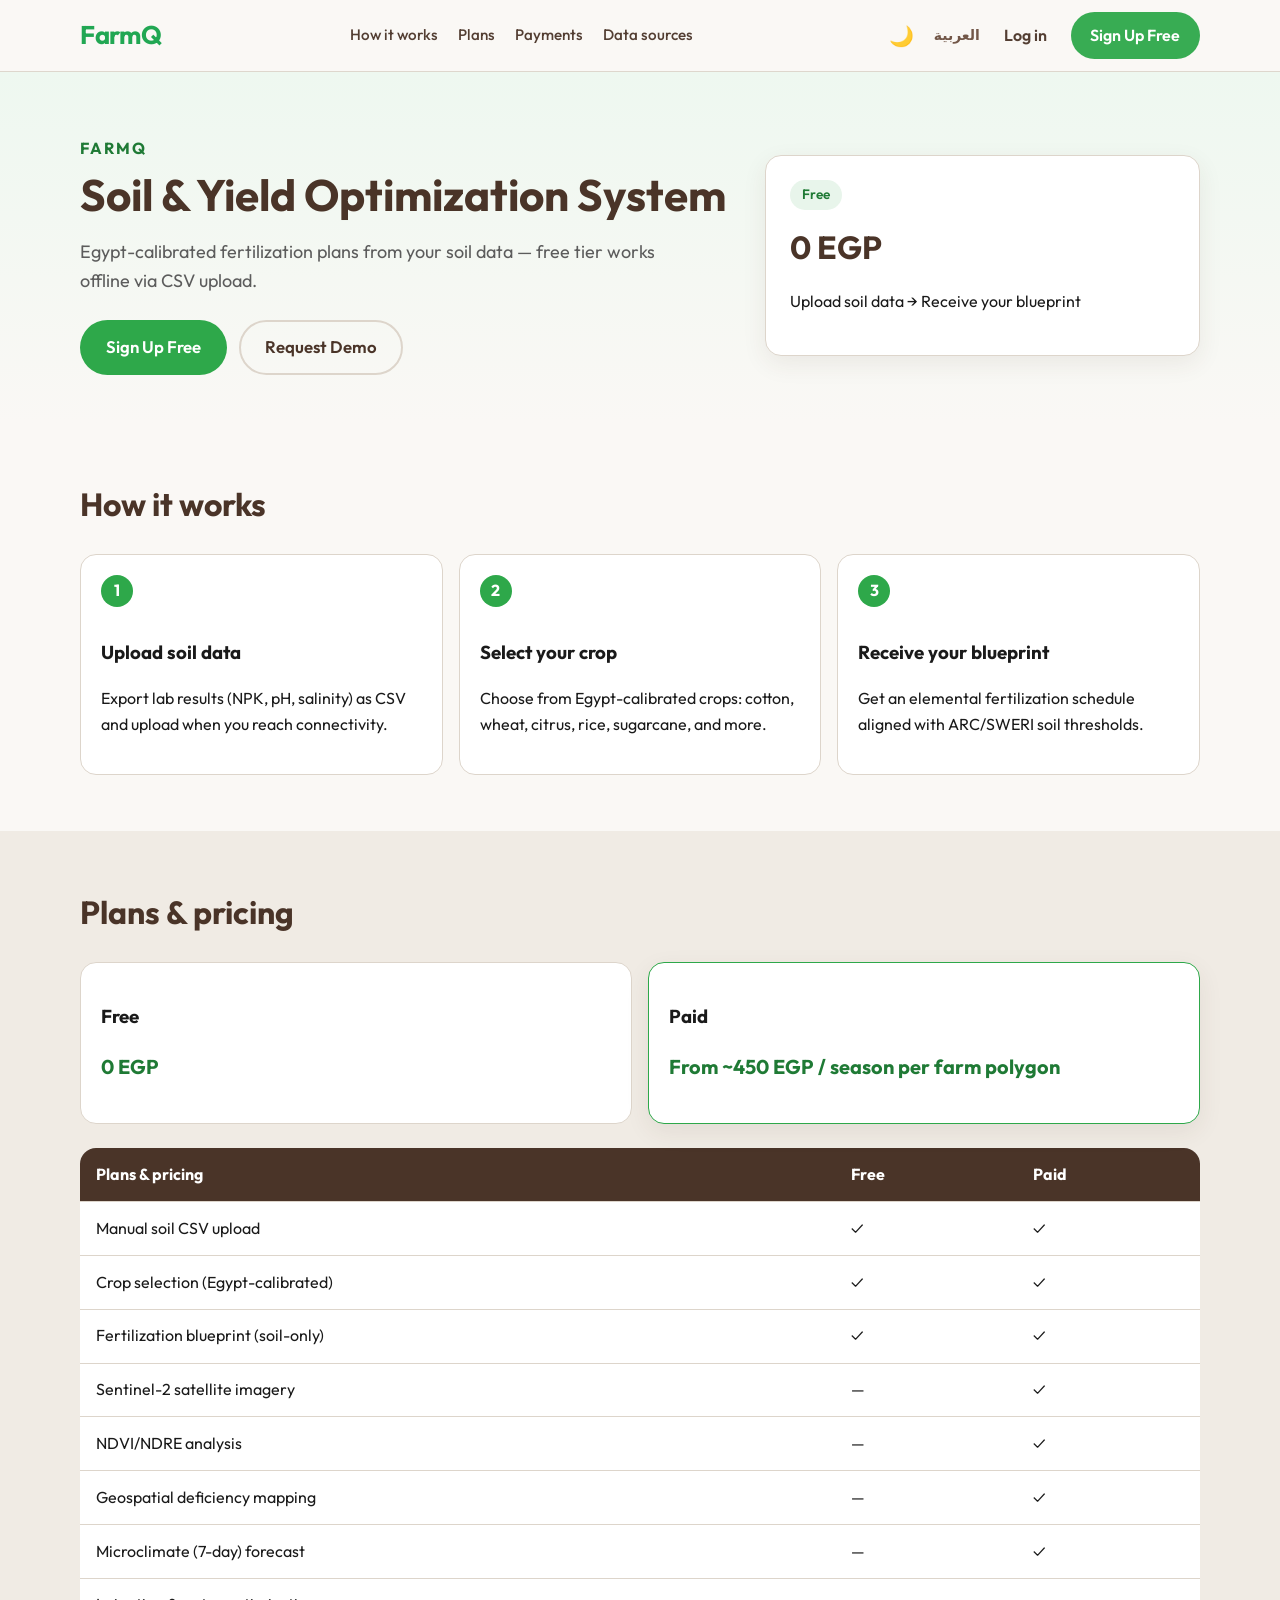
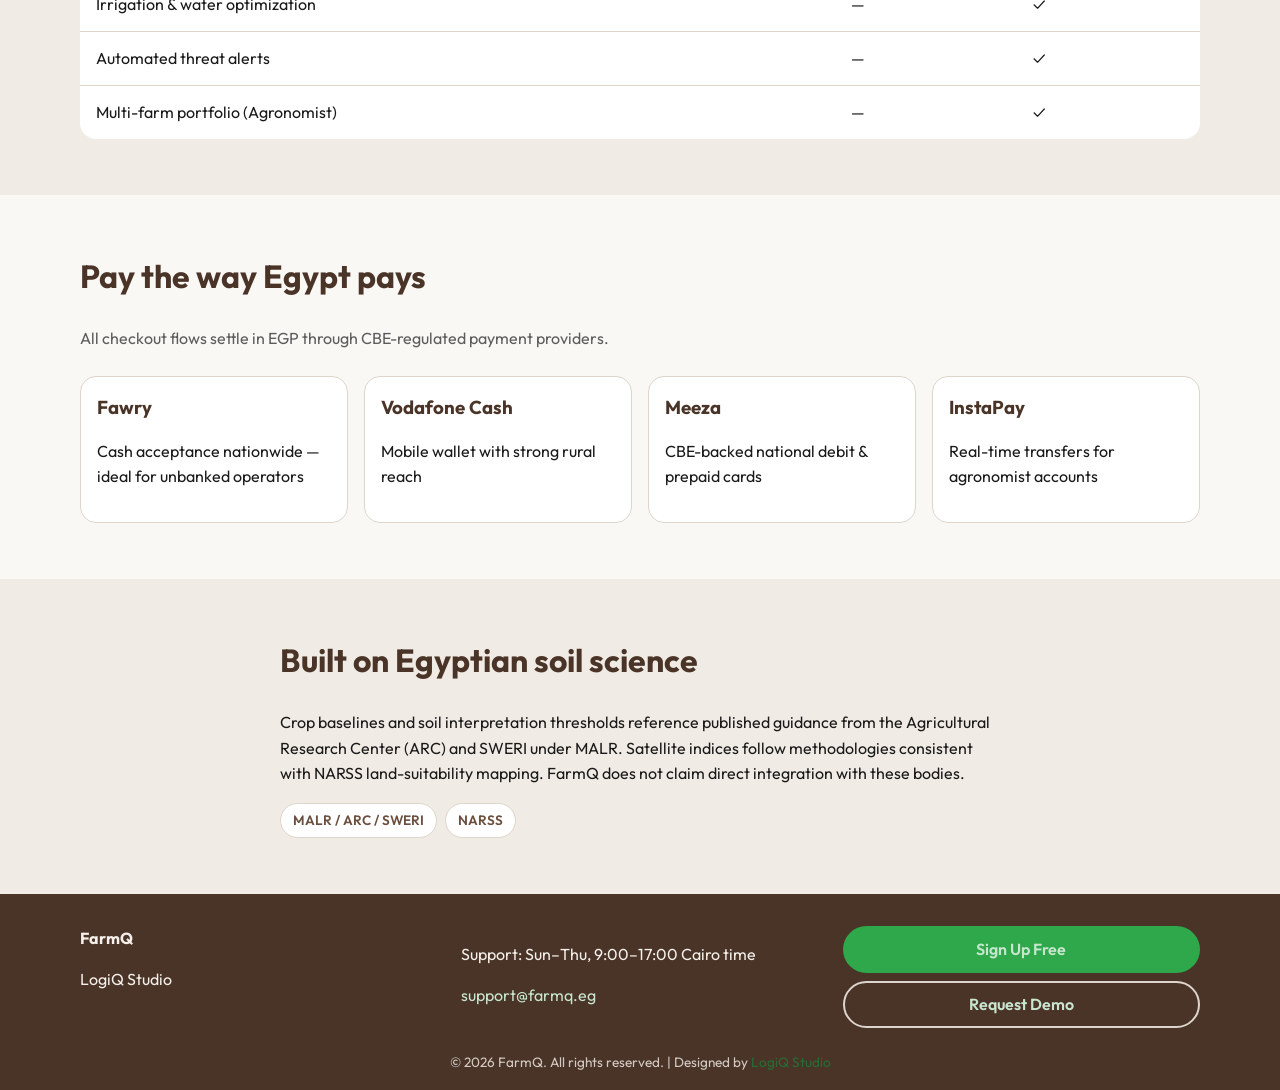
<file: docs/index.html>
<!DOCTYPE html>
<html lang="en" dir="ltr">
<head>
    <meta charset="UTF-8">
    <meta name="viewport" content="width=device-width, initial-scale=1.0">
    <title>FarmQ — Soil &amp; Yield Optimization for Egyptian Farms</title>
    <link rel="preconnect" href="https://fonts.googleapis.com">
    <link rel="preconnect" href="https://fonts.gstatic.com" crossorigin>
    <link href="https://fonts.googleapis.com/css2?family=Cairo:wght@400;500;600;700&family=Outfit:wght@400;500;600;700&display=swap" rel="stylesheet">
    <link rel="stylesheet" href="assets/css/app.css">
    <script>
        var theme = localStorage.getItem('theme');
        if (theme) {
            document.documentElement.setAttribute('data-theme', theme);
        } else if (window.matchMedia && window.matchMedia('(prefers-color-scheme: dark)').matches) {
            document.documentElement.setAttribute('data-theme', 'dark');
        }
    </script>
</head>
<body class="app-body">
    <div id="connectivity-banner" class="connectivity-banner connectivity-online" hidden
         data-online="Back online"
         data-offline="You are offline — upload and save when connected"
         data-slow="Slow connection — uploads may take longer"></div>
    <header class="site-header">
    <div class="container header-inner">
        <a href="index.html" class="brand">
            <span class="brand-wordmark">FarmQ</span>
        </a>
        <button type="button" class="nav-toggle" data-nav-toggle aria-controls="site-nav" aria-expanded="false" aria-label="Menu">
            <span></span><span></span><span></span>
        </button>
        <nav class="nav" id="site-nav" aria-label="Primary">
            <a href="#how-it-works">How it works</a>
            <a href="#plans">Plans</a>
            <a href="#payments">Payments</a>
            <a href="#credibility">Data sources</a>
        </nav>
        <div class="header-actions">
            <button id="theme-toggle" class="theme-toggle" aria-label="Toggle Dark Mode">
                <span class="theme-icon">🌙</span>
            </button>
            <a href="ar.html" class="lang-toggle">العربية</a>
            <a href="https://github.com/abdelrahman-ah1/FarmQ" class="btn btn-ghost" target="_blank" rel="noopener">Log in</a>
            <a href="https://github.com/abdelrahman-ah1/FarmQ" class="btn btn-primary" target="_blank" rel="noopener">Sign Up Free</a>
        </div>
    </div>
</header>

<main>
    <section class="hero">
        <div class="container hero-grid">
            <div class="hero-copy">
                <p class="eyebrow">FarmQ</p>
                <h1>Soil &amp; Yield Optimization System</h1>
                <p class="lead">Egypt-calibrated fertilization plans from your soil data — free tier works offline via CSV upload.</p>
                <div class="hero-cta">
                    <a href="https://github.com/abdelrahman-ah1/FarmQ" class="btn btn-primary btn-lg" target="_blank" rel="noopener">Sign Up Free</a>
                    <a href="https://github.com/abdelrahman-ah1/FarmQ" class="btn btn-secondary btn-lg" target="_blank" rel="noopener">Request Demo</a>
                </div>
            </div>
            <div class="hero-visual">
                <div class="hero-card">
                    <span class="hero-card-label">Free</span>
                    <strong>0 EGP</strong>
                    <p>Upload soil data → Receive your blueprint</p>
                </div>
            </div>
        </div>
    </section>

    <section id="how-it-works" class="section">
        <div class="container">
            <h2>How it works</h2>
            <div class="steps-grid">
                                <article class="step-card">
                    <span class="step-num">1</span>
                    <h3>Upload soil data</h3>
                    <p>Export lab results (NPK, pH, salinity) as CSV and upload when you reach connectivity.</p>
                </article>
                                <article class="step-card">
                    <span class="step-num">2</span>
                    <h3>Select your crop</h3>
                    <p>Choose from Egypt-calibrated crops: cotton, wheat, citrus, rice, sugarcane, and more.</p>
                </article>
                                <article class="step-card">
                    <span class="step-num">3</span>
                    <h3>Receive your blueprint</h3>
                    <p>Get an elemental fertilization schedule aligned with ARC/SWERI soil thresholds.</p>
                </article>
                            </div>
        </div>
    </section>

    <section id="plans" class="section section-alt">
        <div class="container">
            <h2>Plans &amp; pricing</h2>
            <div class="plan-prices">
                <div class="plan-price-card">
                    <h3>Free</h3>
                    <p class="price">0 EGP</p>
                </div>
                <div class="plan-price-card plan-price-card--paid">
                    <h3>Paid</h3>
                    <p class="price">From ~450 EGP / season per farm polygon</p>
                </div>
            </div>
            <div class="table-wrap">
                <table class="plan-table">
                    <thead>
                        <tr>
                            <th>Plans &amp; pricing</th>
                            <th>Free</th>
                            <th>Paid</th>
                        </tr>
                    </thead>
                    <tbody>
                                                <tr>
                            <td>Manual soil CSV upload</td>
                            <td>✓</td>
                            <td>✓</td>
                        </tr>
                                                <tr>
                            <td>Crop selection (Egypt-calibrated)</td>
                            <td>✓</td>
                            <td>✓</td>
                        </tr>
                                                <tr>
                            <td>Fertilization blueprint (soil-only)</td>
                            <td>✓</td>
                            <td>✓</td>
                        </tr>
                                                <tr>
                            <td>Sentinel-2 satellite imagery</td>
                            <td>—</td>
                            <td>✓</td>
                        </tr>
                                                <tr>
                            <td>NDVI/NDRE analysis</td>
                            <td>—</td>
                            <td>✓</td>
                        </tr>
                                                <tr>
                            <td>Geospatial deficiency mapping</td>
                            <td>—</td>
                            <td>✓</td>
                        </tr>
                                                <tr>
                            <td>Microclimate (7-day) forecast</td>
                            <td>—</td>
                            <td>✓</td>
                        </tr>
                                                <tr>
                            <td>Irrigation &amp; water optimization</td>
                            <td>—</td>
                            <td>✓</td>
                        </tr>
                                                <tr>
                            <td>Automated threat alerts</td>
                            <td>—</td>
                            <td>✓</td>
                        </tr>
                                                <tr>
                            <td>Multi-farm portfolio (Agronomist)</td>
                            <td>—</td>
                            <td>✓</td>
                        </tr>
                                            </tbody>
                </table>
            </div>
        </div>
    </section>

    <section id="payments" class="section">
        <div class="container">
            <h2>Pay the way Egypt pays</h2>
            <p class="section-intro">All checkout flows settle in EGP through CBE-regulated payment providers.</p>
            <div class="rails-grid">
                                <article class="rail-card">
                    <h3>Fawry</h3>
                    <p>Cash acceptance nationwide — ideal for unbanked operators</p>
                </article>
                                <article class="rail-card">
                    <h3>Vodafone Cash</h3>
                    <p>Mobile wallet with strong rural reach</p>
                </article>
                                <article class="rail-card">
                    <h3>Meeza</h3>
                    <p>CBE-backed national debit &amp; prepaid cards</p>
                </article>
                                <article class="rail-card">
                    <h3>InstaPay</h3>
                    <p>Real-time transfers for agronomist accounts</p>
                </article>
                            </div>
        </div>
    </section>

    <section id="credibility" class="section section-alt">
        <div class="container narrow">
            <h2>Built on Egyptian soil science</h2>
            <p>Crop baselines and soil interpretation thresholds reference published guidance from the Agricultural Research Center (ARC) and SWERI under MALR. Satellite indices follow methodologies consistent with NARSS land-suitability mapping. FarmQ does not claim direct integration with these bodies.</p>
            <div class="ref-badges">
                <span>MALR / ARC / SWERI</span>
                <span>NARSS</span>
            </div>
        </div>
    </section>
</main>

<footer class="site-footer">
    <div class="container footer-inner">
        <div>
            <strong>FarmQ</strong>
            <p>LogiQ Studio</p>
        </div>
        <div>
            <p>Support: Sun–Thu, 9:00–17:00 Cairo time</p>
            <p><a href="mailto:support@farmq.eg">support@farmq.eg</a></p>
        </div>
        <div class="footer-cta">
            <a href="https://github.com/abdelrahman-ah1/FarmQ" class="btn btn-primary" target="_blank" rel="noopener">Sign Up Free</a>
            <a href="https://github.com/abdelrahman-ah1/FarmQ" class="btn btn-secondary" target="_blank" rel="noopener">Request Demo</a>
        </div>
    </div>
    <p class="footer-copy">© 2026 FarmQ. All rights reserved. | Designed by <a href="mailto:logiq.studio@gmail.com">LogiQ Studio</a></p>
</footer>
    <script src="assets/js/app.js" defer></script>
</body>
</html>
</file>
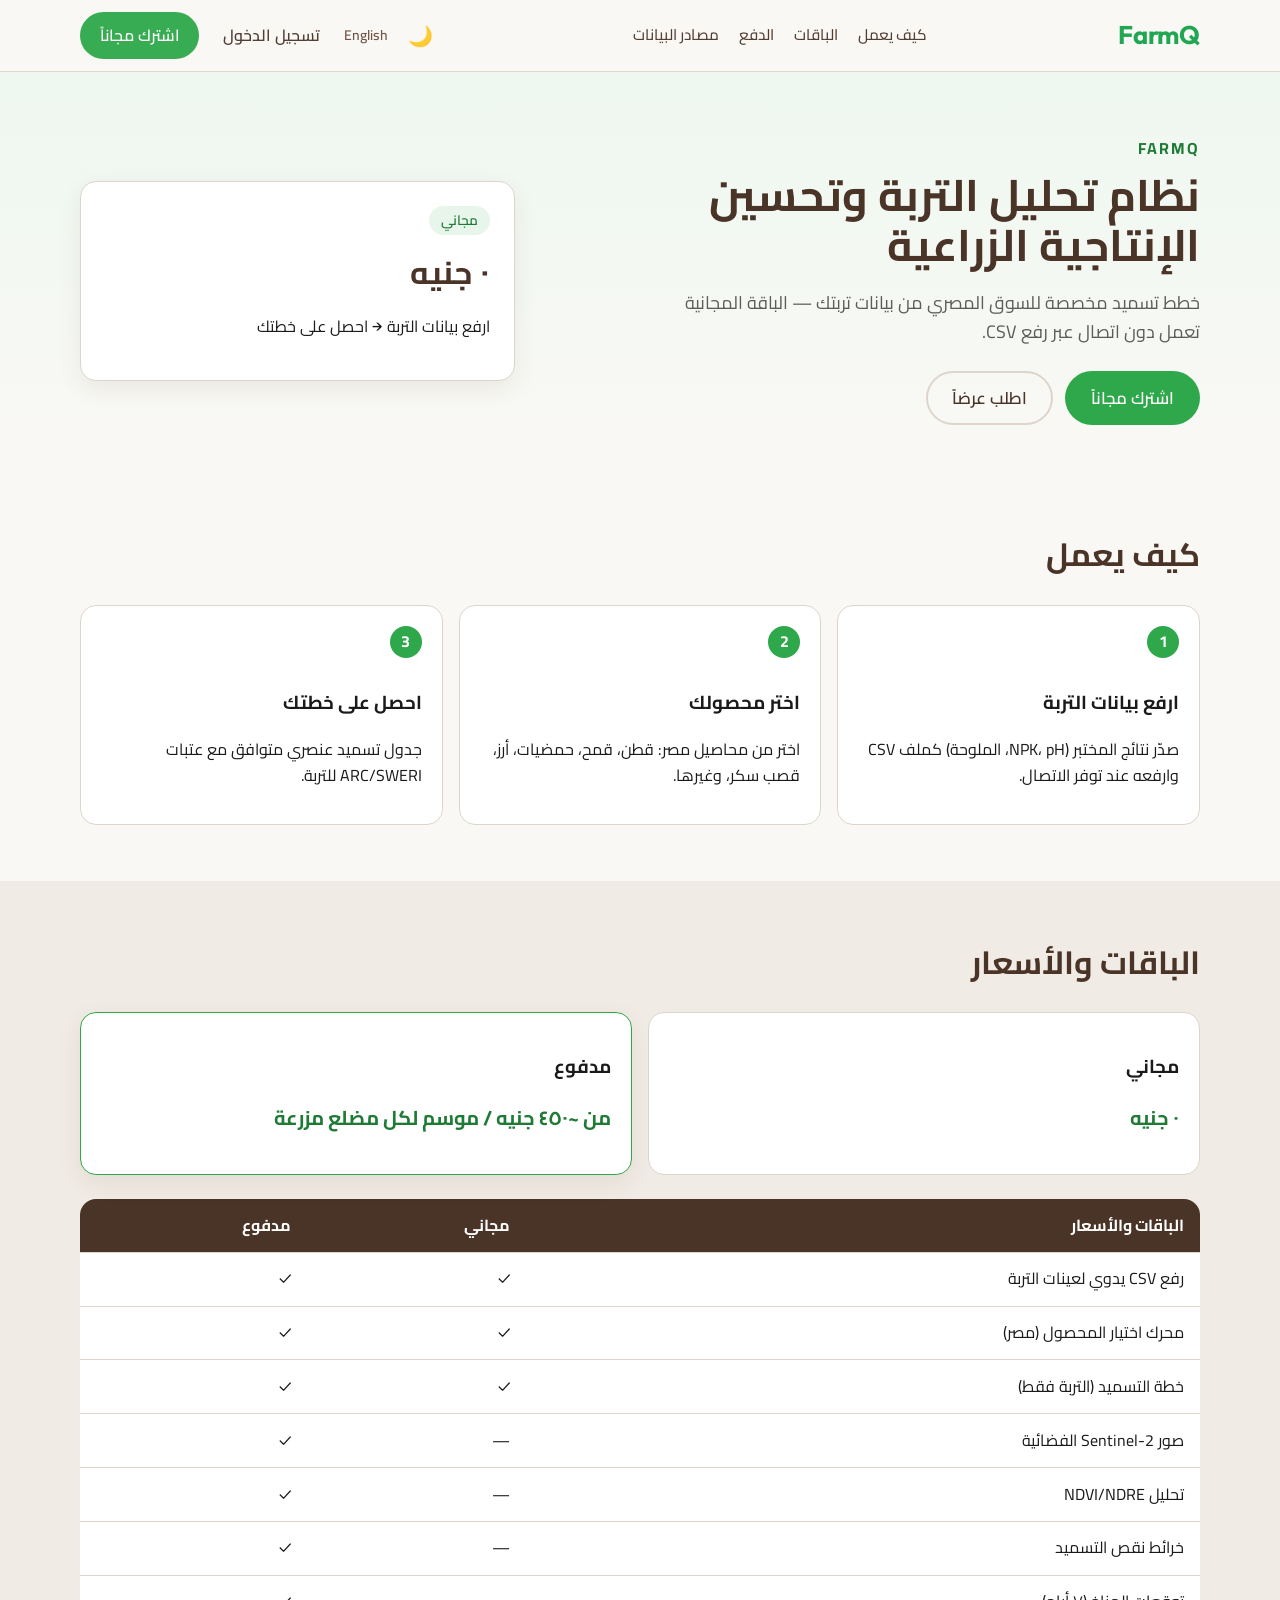
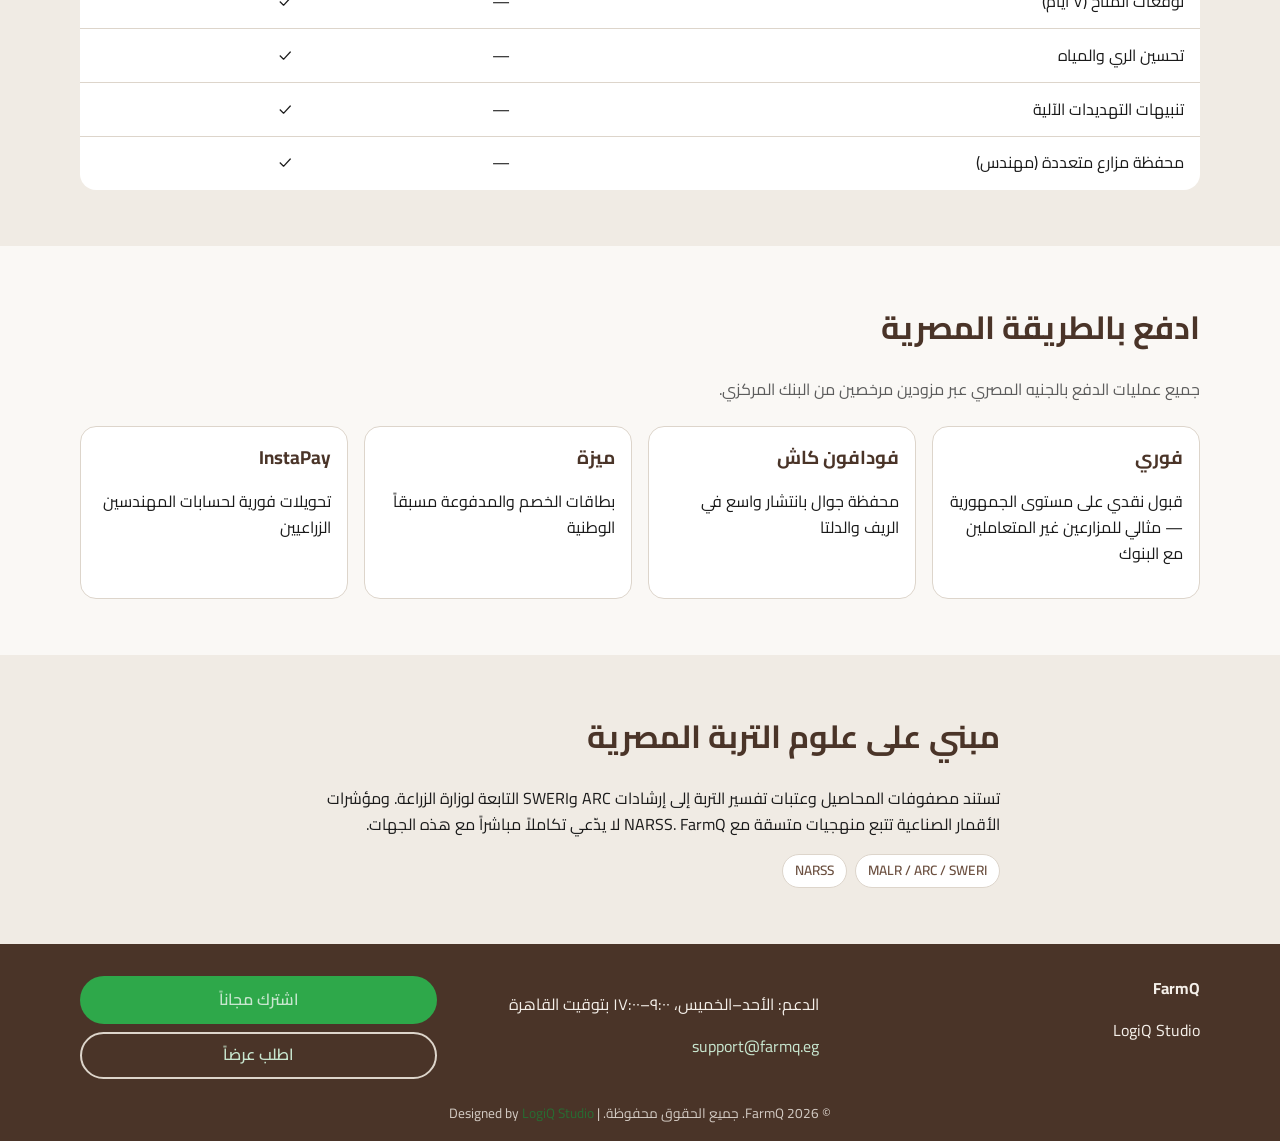
<file: docs/ar.html>
<!DOCTYPE html>
<html lang="ar" dir="rtl">
<head>
    <meta charset="UTF-8">
    <meta name="viewport" content="width=device-width, initial-scale=1.0">
    <title>FarmQ — تحليل التربة وتحسين الإنتاجية للمزارع المصرية</title>
    <link rel="preconnect" href="https://fonts.googleapis.com">
    <link rel="preconnect" href="https://fonts.gstatic.com" crossorigin>
    <link href="https://fonts.googleapis.com/css2?family=Cairo:wght@400;500;600;700&family=Outfit:wght@400;500;600;700&display=swap" rel="stylesheet">
    <link rel="stylesheet" href="assets/css/app.css">
    <script>
        var theme = localStorage.getItem('theme');
        if (theme) {
            document.documentElement.setAttribute('data-theme', theme);
        } else if (window.matchMedia && window.matchMedia('(prefers-color-scheme: dark)').matches) {
            document.documentElement.setAttribute('data-theme', 'dark');
        }
    </script>
</head>
<body class="app-body">
    <div id="connectivity-banner" class="connectivity-banner connectivity-online" hidden
         data-online="عدت متصلاً"
         data-offline="أنت غير متصل — ارفع واحفظ عند توفر الشبكة"
         data-slow="اتصال بطيء — قد يستغرق الرفع وقتاً أطول"></div>
    <header class="site-header">
    <div class="container header-inner">
        <a href="ar.html" class="brand">
            <span class="brand-wordmark">FarmQ</span>
        </a>
        <button type="button" class="nav-toggle" data-nav-toggle aria-controls="site-nav" aria-expanded="false" aria-label="Menu">
            <span></span><span></span><span></span>
        </button>
        <nav class="nav" id="site-nav" aria-label="Primary">
            <a href="#how-it-works">كيف يعمل</a>
            <a href="#plans">الباقات</a>
            <a href="#payments">الدفع</a>
            <a href="#credibility">مصادر البيانات</a>
        </nav>
        <div class="header-actions">
            <button id="theme-toggle" class="theme-toggle" aria-label="Toggle Dark Mode">
                <span class="theme-icon">🌙</span>
            </button>
            <a href="index.html" class="lang-toggle">English</a>
            <a href="https://github.com/abdelrahman-ah1/FarmQ" class="btn btn-ghost" target="_blank" rel="noopener">تسجيل الدخول</a>
            <a href="https://github.com/abdelrahman-ah1/FarmQ" class="btn btn-primary" target="_blank" rel="noopener">اشترك مجاناً</a>
        </div>
    </div>
</header>

<main>
    <section class="hero">
        <div class="container hero-grid">
            <div class="hero-copy">
                <p class="eyebrow">FarmQ</p>
                <h1>نظام تحليل التربة وتحسين الإنتاجية الزراعية</h1>
                <p class="lead">خطط تسميد مخصصة للسوق المصري من بيانات تربتك — الباقة المجانية تعمل دون اتصال عبر رفع CSV.</p>
                <div class="hero-cta">
                    <a href="https://github.com/abdelrahman-ah1/FarmQ" class="btn btn-primary btn-lg" target="_blank" rel="noopener">اشترك مجاناً</a>
                    <a href="https://github.com/abdelrahman-ah1/FarmQ" class="btn btn-secondary btn-lg" target="_blank" rel="noopener">اطلب عرضاً</a>
                </div>
            </div>
            <div class="hero-visual">
                <div class="hero-card">
                    <span class="hero-card-label">مجاني</span>
                    <strong>٠ جنيه</strong>
                    <p>ارفع بيانات التربة → احصل على خطتك</p>
                </div>
            </div>
        </div>
    </section>

    <section id="how-it-works" class="section">
        <div class="container">
            <h2>كيف يعمل</h2>
            <div class="steps-grid">
                                <article class="step-card">
                    <span class="step-num">1</span>
                    <h3>ارفع بيانات التربة</h3>
                    <p>صدّر نتائج المختبر (NPK، pH، الملوحة) كملف CSV وارفعه عند توفر الاتصال.</p>
                </article>
                                <article class="step-card">
                    <span class="step-num">2</span>
                    <h3>اختر محصولك</h3>
                    <p>اختر من محاصيل مصر: قطن، قمح، حمضيات، أرز، قصب سكر، وغيرها.</p>
                </article>
                                <article class="step-card">
                    <span class="step-num">3</span>
                    <h3>احصل على خطتك</h3>
                    <p>جدول تسميد عنصري متوافق مع عتبات ARC/SWERI للتربة.</p>
                </article>
                            </div>
        </div>
    </section>

    <section id="plans" class="section section-alt">
        <div class="container">
            <h2>الباقات والأسعار</h2>
            <div class="plan-prices">
                <div class="plan-price-card">
                    <h3>مجاني</h3>
                    <p class="price">٠ جنيه</p>
                </div>
                <div class="plan-price-card plan-price-card--paid">
                    <h3>مدفوع</h3>
                    <p class="price">من ~٤٥٠ جنيه / موسم لكل مضلع مزرعة</p>
                </div>
            </div>
            <div class="table-wrap">
                <table class="plan-table">
                    <thead>
                        <tr>
                            <th>الباقات والأسعار</th>
                            <th>مجاني</th>
                            <th>مدفوع</th>
                        </tr>
                    </thead>
                    <tbody>
                                                <tr>
                            <td>رفع CSV يدوي لعينات التربة</td>
                            <td>✓</td>
                            <td>✓</td>
                        </tr>
                                                <tr>
                            <td>محرك اختيار المحصول (مصر)</td>
                            <td>✓</td>
                            <td>✓</td>
                        </tr>
                                                <tr>
                            <td>خطة التسميد (التربة فقط)</td>
                            <td>✓</td>
                            <td>✓</td>
                        </tr>
                                                <tr>
                            <td>صور Sentinel-2 الفضائية</td>
                            <td>—</td>
                            <td>✓</td>
                        </tr>
                                                <tr>
                            <td>تحليل NDVI/NDRE</td>
                            <td>—</td>
                            <td>✓</td>
                        </tr>
                                                <tr>
                            <td>خرائط نقص التسميد</td>
                            <td>—</td>
                            <td>✓</td>
                        </tr>
                                                <tr>
                            <td>توقعات المناخ (٧ أيام)</td>
                            <td>—</td>
                            <td>✓</td>
                        </tr>
                                                <tr>
                            <td>تحسين الري والمياه</td>
                            <td>—</td>
                            <td>✓</td>
                        </tr>
                                                <tr>
                            <td>تنبيهات التهديدات الآلية</td>
                            <td>—</td>
                            <td>✓</td>
                        </tr>
                                                <tr>
                            <td>محفظة مزارع متعددة (مهندس)</td>
                            <td>—</td>
                            <td>✓</td>
                        </tr>
                                            </tbody>
                </table>
            </div>
        </div>
    </section>

    <section id="payments" class="section">
        <div class="container">
            <h2>ادفع بالطريقة المصرية</h2>
            <p class="section-intro">جميع عمليات الدفع بالجنيه المصري عبر مزودين مرخصين من البنك المركزي.</p>
            <div class="rails-grid">
                                <article class="rail-card">
                    <h3>فوري</h3>
                    <p>قبول نقدي على مستوى الجمهورية — مثالي للمزارعين غير المتعاملين مع البنوك</p>
                </article>
                                <article class="rail-card">
                    <h3>فودافون كاش</h3>
                    <p>محفظة جوال بانتشار واسع في الريف والدلتا</p>
                </article>
                                <article class="rail-card">
                    <h3>ميزة</h3>
                    <p>بطاقات الخصم والمدفوعة مسبقاً الوطنية</p>
                </article>
                                <article class="rail-card">
                    <h3>InstaPay</h3>
                    <p>تحويلات فورية لحسابات المهندسين الزراعيين</p>
                </article>
                            </div>
        </div>
    </section>

    <section id="credibility" class="section section-alt">
        <div class="container narrow">
            <h2>مبني على علوم التربة المصرية</h2>
            <p>تستند مصفوفات المحاصيل وعتبات تفسير التربة إلى إرشادات ARC وSWERI التابعة لوزارة الزراعة. ومؤشرات الأقمار الصناعية تتبع منهجيات متسقة مع NARSS. FarmQ لا يدّعي تكاملاً مباشراً مع هذه الجهات.</p>
            <div class="ref-badges">
                <span>MALR / ARC / SWERI</span>
                <span>NARSS</span>
            </div>
        </div>
    </section>
</main>

<footer class="site-footer">
    <div class="container footer-inner">
        <div>
            <strong>FarmQ</strong>
            <p>LogiQ Studio</p>
        </div>
        <div>
            <p>الدعم: الأحد–الخميس، ٩:٠٠–١٧:٠٠ بتوقيت القاهرة</p>
            <p><a href="mailto:support@farmq.eg">support@farmq.eg</a></p>
        </div>
        <div class="footer-cta">
            <a href="https://github.com/abdelrahman-ah1/FarmQ" class="btn btn-primary" target="_blank" rel="noopener">اشترك مجاناً</a>
            <a href="https://github.com/abdelrahman-ah1/FarmQ" class="btn btn-secondary" target="_blank" rel="noopener">اطلب عرضاً</a>
        </div>
    </div>
    <p class="footer-copy">© 2026 FarmQ. جميع الحقوق محفوظة. | Designed by <a href="mailto:logiq.studio@gmail.com">LogiQ Studio</a></p>
</footer>
    <script src="assets/js/app.js" defer></script>
</body>
</html>
</file>
<file: docs/assets/css/app.css>
:root {
    --green: #2ea84a;
    --green-dark: #1f7a35;
    --green-light: #e8f5eb;
    --brown: #4a3428;
    --brown-light: #6b4f3f;
    --brown-bg: #4a3428;
    --bg: #faf8f5;
    --bg-alt: #f0ebe4;
    --text: #1a1a1a;
    --text-muted: #5c5c5c;
    --border: #ddd5cb;
    --card-bg: #ffffff;
    --white: #ffffff;
    --shadow: 0 8px 24px rgba(74, 52, 40, 0.08);
    --shadow-hover: 0 12px 32px rgba(74, 52, 40, 0.15);
    --radius: 16px;
    --font-en: "Outfit", system-ui, sans-serif;
    --font-ar: "Cairo", "Outfit", system-ui, sans-serif;
}

[data-theme="dark"] {
    --green: #37c258;
    --green-dark: #4ade80;
    --green-light: #183a24;
    --brown: #e6dfd8;
    --brown-light: #b3a598;
    --brown-bg: #1c1a17;
    --bg: #12100e;
    --bg-alt: #1c1a17;
    --text: #f0ebe4;
    --text-muted: #9c948c;
    --border: #36302a;
    --card-bg: #1f1c19;
    --shadow: 0 8px 24px rgba(0, 0, 0, 0.4);
    --shadow-hover: 0 12px 32px rgba(0, 0, 0, 0.6);
}

* {
    box-sizing: border-box;
}

html {
    scroll-behavior: smooth;
}

body {
    margin: 0;
    font-family: var(--font-en);
    color: var(--text);
    background: var(--bg);
    line-height: 1.6;
}

html[dir="rtl"] body {
    font-family: var(--font-ar);
}

.container {
    width: min(1120px, 92vw);
    margin-inline: auto;
}

.narrow {
    width: min(720px, 92vw);
    margin-inline: auto;
}

a {
    color: var(--green-dark);
    text-decoration: none;
}

a:hover {
    text-decoration: underline;
}

.site-header {
    position: sticky;
    top: 0;
    z-index: 10;
    background: var(--bg);
    opacity: 0.95;
    backdrop-filter: blur(12px);
    border-bottom: 1px solid var(--border);
    transition: background 0.3s ease, border-color 0.3s ease;
}

.header-inner {
    display: flex;
    align-items: center;
    justify-content: space-between;
    gap: 1rem;
    padding: 0.75rem 0;
}

.brand-logo {
    height: 72px;
    width: auto;
    border-radius: 50%;
    aspect-ratio: 1 / 1;
    object-fit: cover;
}

.brand-wordmark {
    font-family: 'Outfit', 'Cairo', sans-serif;
    font-weight: 700;
    font-size: 1.6rem;
    letter-spacing: -0.01em;
    color: var(--primary, #16a34a);
}

.nav {
    display: flex;
    gap: 1.25rem;
    flex-wrap: wrap;
}

.nav a {
    color: var(--brown);
    font-weight: 500;
    font-size: 0.95rem;
}

.header-actions {
    display: flex;
    align-items: center;
    gap: 0.75rem;
}

.lang-toggle {
    font-size: 0.875rem;
    font-weight: 600;
    color: var(--brown-light);
}

.btn {
    display: inline-flex;
    align-items: center;
    justify-content: center;
    padding: 0.55rem 1.1rem;
    border-radius: 999px;
    font-weight: 600;
    border: 2px solid transparent;
    cursor: pointer;
    text-decoration: none;
}

.btn:hover {
    text-decoration: none;
}

.btn-primary {
    background: var(--green);
    color: var(--white);
}

.btn-primary:hover {
    background: var(--green-dark);
}

.btn-secondary {
    background: transparent;
    color: var(--brown);
    border-color: var(--border);
}

.btn-lg {
    padding: 0.75rem 1.5rem;
    font-size: 1.05rem;
}

.hero {
    padding: 4rem 0 3rem;
    background: linear-gradient(180deg, #eef8f0 0%, var(--bg) 100%);
}

.hero-grid {
    display: grid;
    grid-template-columns: 1.2fr 0.8fr;
    gap: 2rem;
    align-items: center;
}

.eyebrow {
    text-transform: uppercase;
    letter-spacing: 0.12em;
    font-weight: 700;
    color: var(--green-dark);
    margin: 0 0 0.5rem;
}

.hero h1 {
    font-size: clamp(1.75rem, 4vw, 2.75rem);
    line-height: 1.15;
    color: var(--brown);
    margin: 0 0 1rem;
}

.lead {
    font-size: 1.125rem;
    color: var(--text-muted);
    max-width: 52ch;
}

.hero-cta {
    display: flex;
    flex-wrap: wrap;
    gap: 0.75rem;
    margin-top: 1.5rem;
}

.hero-card {
    background: var(--card-bg);
    border: 1px solid var(--border);
    border-radius: var(--radius);
    padding: 1.5rem;
    box-shadow: var(--shadow);
}

.hero-card-label {
    display: inline-block;
    background: #e8f5eb;
    color: var(--green-dark);
    padding: 0.25rem 0.75rem;
    border-radius: 999px;
    font-size: 0.85rem;
    font-weight: 600;
}

.hero-card strong {
    display: block;
    font-size: 2rem;
    color: var(--brown);
    margin: 0.75rem 0;
}

.section {
    padding: 3.5rem 0;
}

.section-alt {
    background: var(--bg-alt);
}

.section h2 {
    color: var(--brown);
    font-size: clamp(1.5rem, 3vw, 2rem);
    margin: 0 0 1.5rem;
}

.section-intro {
    color: var(--text-muted);
    max-width: 60ch;
    margin-bottom: 1.5rem;
}

.steps-grid {
    display: grid;
    grid-template-columns: repeat(3, 1fr);
    gap: 1rem;
}

.step-card {
    background: var(--card-bg);
    border: 1px solid var(--border);
    border-radius: var(--radius);
    padding: 1.25rem;
}

.step-num {
    display: inline-flex;
    width: 2rem;
    height: 2rem;
    align-items: center;
    justify-content: center;
    border-radius: 50%;
    background: var(--green);
    color: var(--white);
    font-weight: 700;
    margin-bottom: 0.75rem;
}

.plan-prices {
    display: grid;
    grid-template-columns: 1fr 1fr;
    gap: 1rem;
    margin-bottom: 1.5rem;
}

.plan-price-card {
    background: var(--card-bg);
    border: 1px solid var(--border);
    border-radius: var(--radius);
    padding: 1.25rem;
}

.plan-price-card--paid {
    border-color: var(--green);
    box-shadow: var(--shadow);
}

.price {
    font-size: 1.25rem;
    font-weight: 700;
    color: var(--green-dark);
}

.table-wrap {
    overflow-x: auto;
}

.plan-table {
    width: 100%;
    border-collapse: collapse;
    background: var(--card-bg);
    border-radius: var(--radius);
    overflow: hidden;
}

.plan-table th,
.plan-table td {
    padding: 0.85rem 1rem;
    border-bottom: 1px solid var(--border);
    text-align: start;
}

.plan-table th {
    background: var(--brown-bg);
    color: var(--white);
}

.plan-table tr:last-child td {
    border-bottom: none;
}

.rails-grid {
    display: grid;
    grid-template-columns: repeat(4, 1fr);
    gap: 1rem;
}

.rail-card {
    background: var(--card-bg);
    border: 1px solid var(--border);
    border-radius: var(--radius);
    padding: 1rem;
}

.rail-card h3 {
    margin: 0 0 0.5rem;
    color: var(--brown);
}

.ref-badges {
    display: flex;
    flex-wrap: wrap;
    gap: 0.5rem;
    margin-top: 1rem;
}

.ref-badges span {
    background: var(--card-bg);
    border: 1px solid var(--border);
    padding: 0.35rem 0.75rem;
    border-radius: 999px;
    font-size: 0.85rem;
    font-weight: 600;
    color: var(--brown-light);
}

.site-footer {
    background: var(--brown-bg);
    color: #f5f0ea;
    padding: 2rem 0 1rem;
}

.footer-inner {
    display: grid;
    grid-template-columns: repeat(3, 1fr);
    gap: 1.5rem;
    align-items: start;
}

.footer-inner a {
    color: #c8e6cf;
}

.footer-cta {
    display: flex;
    flex-direction: column;
    gap: 0.5rem;
}

.footer-copy {
    text-align: center;
    font-size: 0.85rem;
    opacity: 0.8;
    margin: 1.5rem 0 0;
}

.dashboard-card {
    background: var(--card-bg);
    border: 1px solid var(--border);
    border-radius: var(--radius);
    padding: 1.5rem;
    margin-top: 1rem;
}

.muted {
    color: var(--text-muted);
}

/* Auth */
.auth-section {
    padding-top: 2rem;
}

.auth-card {
    background: var(--card-bg);
    border: 1px solid var(--border);
    border-radius: var(--radius);
    padding: 1.75rem;
    box-shadow: var(--shadow);
    margin-top: 1rem;
}

.auth-footer {
    margin-top: 1.25rem;
    text-align: center;
    color: var(--text-muted);
}

.form {
    display: grid;
    gap: 1rem;
}

.form-group {
    display: grid;
    gap: 0.35rem;
}

.form-group label {
    font-weight: 600;
    color: var(--brown);
    font-size: 0.9rem;
}

.form-group input,
.form-group select {
    padding: 0.65rem 0.85rem;
    border: 1px solid var(--border);
    border-radius: 8px;
    font: inherit;
    background: var(--card-bg);
}

.field-error {
    color: #b42318;
    font-size: 0.85rem;
}

.btn-block {
    width: 100%;
}

.btn-ghost {
    background: transparent;
    color: var(--brown);
    border: none;
    font-weight: 600;
    padding: 0.55rem 0.75rem;
}

.btn-ghost:hover {
    text-decoration: underline;
}

.alert {
    padding: 0.75rem 1rem;
    border-radius: 8px;
    margin-bottom: 1rem;
    font-size: 0.95rem;
}

.alert-error {
    background: #fef3f2;
    color: #b42318;
    border: 1px solid #fecdca;
}

.alert-success {
    background: #ecfdf3;
    color: #067647;
    border: 1px solid #abefc6;
}

/* App shell */
.app-authenticated {
    background: var(--bg);
}

.app-header {
    background: var(--card-bg);
    border-bottom: 1px solid var(--border);
    position: sticky;
    top: 0;
    z-index: 20;
}

.app-header-inner {
    width: min(1120px, 92vw);
    margin-inline: auto;
    display: flex;
    align-items: center;
    gap: 1rem;
    padding: 0.65rem 0;
    flex-wrap: wrap;
}

.brand-logo-sm {
    height: 54px;
    border-radius: 50%;
    aspect-ratio: 1 / 1;
    object-fit: cover;
}

.app-nav {
    display: flex;
    gap: 0.25rem;
    flex: 1;
}

.app-nav a {
    padding: 0.45rem 0.85rem;
    border-radius: 999px;
    color: var(--brown);
    font-weight: 500;
    text-decoration: none;
}

.app-nav a.active,
.app-nav a:hover {
    background: #e8f5eb;
    color: var(--green-dark);
    text-decoration: none;
}

.app-header-actions {
    display: flex;
    align-items: center;
    gap: 0.5rem;
}

.user-badge {
    font-size: 0.85rem;
    color: var(--text-muted);
    max-width: 120px;
    overflow: hidden;
    text-overflow: ellipsis;
    white-space: nowrap;
}

.farm-switcher select {
    padding: 0.4rem 0.65rem;
    border: 1px solid var(--border);
    border-radius: 8px;
    font: inherit;
    max-width: 220px;
}

.app-main {
    padding: 1.5rem 0 3rem;
    min-height: calc(100vh - 64px);
}

.sr-only {
    position: absolute;
    width: 1px;
    height: 1px;
    padding: 0;
    margin: -1px;
    overflow: hidden;
    clip: rect(0, 0, 0, 0);
    border: 0;
}

.page-header {
    display: flex;
    align-items: center;
    justify-content: space-between;
    gap: 1rem;
    margin-bottom: 1rem;
    flex-wrap: wrap;
}

.dashboard-grid {
    display: grid;
    grid-template-columns: repeat(2, 1fr);
    gap: 1rem;
    margin-top: 1rem;
}

.card-header {
    display: flex;
    align-items: center;
    justify-content: space-between;
    gap: 0.5rem;
    margin-bottom: 0.5rem;
}

.tier-badge {
    display: inline-block;
    padding: 0.2rem 0.65rem;
    border-radius: 999px;
    font-size: 0.8rem;
    font-weight: 600;
}

.tier-free {
    background: #eef2f6;
    color: #364152;
}

.tier-paid {
    background: #e8f5eb;
    color: var(--green-dark);
}

.upgrade-card {
    border-color: var(--green);
    background: #f6fdf8;
}

.locked-card {
    opacity: 0.85;
}

.upgrade-panel {
    background: var(--card-bg);
    border: 2px solid var(--green);
    border-radius: var(--radius);
    padding: 2rem;
    margin-top: 1rem;
    text-align: center;
}

.farm-list {
    display: grid;
    gap: 0.75rem;
    margin-top: 1rem;
}

.farm-card {
    display: flex;
    align-items: center;
    justify-content: space-between;
    background: var(--card-bg);
    border: 1px solid var(--border);
    border-radius: var(--radius);
    padding: 1rem 1.25rem;
}

.empty-state {
    text-align: center;
    padding: 2rem;
}

.ingestion-grid {
    display: grid;
    grid-template-columns: repeat(2, 1fr);
    gap: 1rem;
    margin-top: 1rem;
}

.parse-errors {
    margin-top: 1rem;
    padding: 1rem;
    background: #fef3f2;
    border-radius: 8px;
    font-size: 0.9rem;
}

.parse-errors ul {
    margin: 0.5rem 0 0;
    padding-inline-start: 1.25rem;
}

.selected-crop {
    margin-top: 1rem;
    padding-top: 1rem;
    border-top: 1px solid var(--border);
}

.metric-list {
    display: grid;
    grid-template-columns: repeat(2, 1fr);
    gap: 0.5rem 1rem;
    margin: 0.75rem 0;
}

.metric-list div {
    display: flex;
    justify-content: space-between;
    gap: 0.5rem;
}

.metric-list dt {
    font-weight: 600;
    color: var(--brown);
}

.metric-list dd {
    margin: 0;
}

.sample-date {
    font-size: 0.85rem;
}

.farm-map {
    height: 420px;
    border-radius: var(--radius);
    border: 1px solid var(--border);
    margin-top: 1rem;
    z-index: 1;
}

.map-section .map-stats {
    margin-top: 0;
    margin-bottom: 0;
}

.map-legend {
    margin-top: 1rem;
}

.legend-list {
    list-style: none;
    padding: 0;
    margin: 0.5rem 0 0;
    display: flex;
    gap: 1.25rem;
    flex-wrap: wrap;
}

.legend-swatch {
    display: inline-block;
    width: 14px;
    height: 14px;
    border-radius: 3px;
    margin-inline-end: 0.35rem;
    vertical-align: middle;
}

.legend-n {
    background: #e74c3c;
}

.legend-p {
    background: #3498db;
}

.legend-k {
    background: #9b59b6;
}

.alert-list {
    list-style: none;
    padding: 0;
    margin: 0.5rem 0 0;
    display: grid;
    gap: 0.5rem;
}

.alert-list.compact {
    gap: 0.35rem;
}

.alert-badge {
    padding: 0.45rem 0.75rem;
    border-radius: 8px;
    font-size: 0.9rem;
    background: #fff8e6;
    border: 1px solid #fde68a;
    color: #92400e;
}

.alert-badge.alert-high {
    background: #fef3f2;
    border-color: #fecdca;
    color: #b42318;
}

.alert-badge.alert-moderate {
    background: #fff8e6;
    border-color: #fde68a;
    color: #92400e;
}

.forecast-mini {
    display: grid;
    gap: 0.35rem;
    margin-top: 0.5rem;
}

.forecast-day {
    display: flex;
    justify-content: space-between;
    font-size: 0.9rem;
}

.forecast-date {
    color: var(--text-muted);
    font-weight: 600;
}

.alerts-card {
    margin-bottom: 1rem;
}

.alert-counts {
    display: flex;
    gap: 0.75rem;
    flex-wrap: wrap;
    margin: 0.5rem 0 1.25rem;
}

.alert-count {
    display: inline-flex;
    align-items: center;
    gap: 0.35rem;
    padding: 0.35rem 0.85rem;
    border-radius: 999px;
    font-size: 0.85rem;
    font-weight: 700;
    border: 1px solid transparent;
}

.alert-count-high { background: #fef3f2; border-color: #fecdca; color: #b42318; }
.alert-count-moderate { background: #fff8e6; border-color: #fde68a; color: #92400e; }
.alert-count-low { background: #eef4ff; border-color: #cdddfe; color: #1849a9; }

.alerts-group { margin-bottom: 1rem; }

.alerts-group-title {
    font-size: 1.05rem;
    margin: 0 0 0.75rem;
}

.alert-high-text { color: #b42318; }
.alert-moderate-text { color: #92400e; }
.alert-low-text { color: #1849a9; }

.alert-detail-list {
    list-style: none;
    padding: 0;
    margin: 0;
    display: grid;
    gap: 0.65rem;
}

.alert-detail {
    padding: 0.85rem 1rem;
    border-radius: 10px;
    border-inline-start: 4px solid #cbd5e1;
    background: #fafafa;
}

.alert-detail-high { border-inline-start-color: #b42318; background: #fef3f2; }
.alert-detail-moderate { border-inline-start-color: #f59e0b; background: #fffbf0; }
.alert-detail-low { border-inline-start-color: #3b82f6; background: #f5f8ff; }

.alert-detail-head {
    display: flex;
    align-items: center;
    gap: 0.6rem;
    flex-wrap: wrap;
    margin-bottom: 0.35rem;
}

.alert-cat-tag {
    font-size: 0.7rem;
    text-transform: uppercase;
    letter-spacing: 0.03em;
    padding: 0.1rem 0.5rem;
    border-radius: 999px;
    background: rgba(0, 0, 0, 0.06);
    color: var(--text-muted);
    font-weight: 700;
}

.alert-filters {
    display: flex;
    flex-direction: column;
    gap: 0.5rem;
    margin-bottom: 1rem;
}

.filter-row {
    display: flex;
    align-items: center;
    flex-wrap: wrap;
    gap: 0.4rem;
}

.filter-label {
    font-size: 0.75rem;
    font-weight: 700;
    text-transform: uppercase;
    letter-spacing: 0.03em;
    color: var(--text-muted);
    min-width: 4.5rem;
}

.filter-chip {
    font-size: 0.8rem;
    font-weight: 600;
    padding: 0.25rem 0.7rem;
    border-radius: 999px;
    border: 1px solid var(--border, #d1d5db);
    background: #fff;
    color: #374151;
    text-decoration: none;
    transition: background 0.15s, color 0.15s, border-color 0.15s;
}

.filter-chip:hover {
    border-color: var(--primary, #16a34a);
}

.filter-chip.is-active {
    background: var(--primary, #16a34a);
    border-color: var(--primary, #16a34a);
    color: #fff;
}

.alert-kind-tag {
    font-size: 0.7rem;
    text-transform: uppercase;
    letter-spacing: 0.03em;
    padding: 0.1rem 0.5rem;
    border-radius: 999px;
    font-weight: 700;
}

.alert-kind-pest {
    background: rgba(217, 119, 6, 0.15);
    color: #b45309;
}

.alert-kind-disease {
    background: rgba(147, 51, 234, 0.15);
    color: #7e22ce;
}

.alert-window {
    font-size: 0.72rem;
    color: var(--text-muted);
    font-weight: 600;
}

.alert-action {
    margin: 0;
    font-size: 0.9rem;
    color: #374151;
    line-height: 1.5;
}

/* Billing */
.billing-price {
    display: flex;
    align-items: baseline;
    gap: 0.6rem;
    margin-bottom: 0.5rem;
    flex-wrap: wrap;
}

.billing-form {
    max-width: 420px;
    margin-top: 1rem;
}

.txn-status {
    font-size: 0.8rem;
    font-weight: 700;
    padding: 0.15rem 0.55rem;
    border-radius: 999px;
}

.txn-paid { background: #e8f5eb; color: #1f7a35; }
.txn-pending { background: #fff8e6; color: #92400e; }
.txn-failed { background: #fef3f2; color: #b42318; }
.txn-refunded { background: #eef2ff; color: #3730a3; }

.billing-result-success h1 { color: #1f7a35; }
.billing-result-failed h1 { color: #b42318; }

.mock-gateway {
    text-align: center;
    border: 2px dashed #cbd5e1;
}

.mock-gateway-tag {
    display: inline-block;
    font-size: 0.7rem;
    font-weight: 700;
    letter-spacing: 0.05em;
    text-transform: uppercase;
    color: #92400e;
    background: #fff8e6;
    padding: 0.2rem 0.6rem;
    border-radius: 999px;
    margin-bottom: 0.5rem;
}

.mock-actions {
    display: flex;
    gap: 0.75rem;
    justify-content: center;
    margin-top: 1rem;
}

.alert-info {
    background: #eef4ff;
    border: 1px solid #cdddfe;
    color: #1849a9;
    padding: 0.75rem 1rem;
    border-radius: 8px;
    margin-bottom: 1rem;
}

.warnings-list {
    display: grid;
    gap: 0.5rem;
    margin-top: 1rem;
}

.arc-note {
    font-size: 0.9rem;
    color: var(--text-muted);
    margin-top: 0.5rem;
}

.product-totals {
    margin-top: 0.5rem;
}

.history-list {
    list-style: none;
    padding: 0;
    margin: 0;
    display: grid;
    gap: 0.5rem;
}

.history-list li {
    padding: 0.5rem 0;
    border-bottom: 1px solid var(--border);
}

.compact-metrics {
    grid-template-columns: repeat(3, minmax(0, 1fr));
    gap: 0.75rem;
}

.inline-form {
    display: flex;
    flex-wrap: wrap;
    align-items: flex-end;
    gap: 1rem;
}

.inline-form .form-group {
    margin-bottom: 0;
}

.portfolio-card {
    display: flex;
    justify-content: space-between;
    align-items: flex-start;
    gap: 1rem;
    flex-wrap: wrap;
}

.portfolio-filters .filter-row {
    display: flex;
    flex-wrap: wrap;
    gap: 1rem;
    align-items: flex-end;
}

.invite-form {
    display: flex;
    gap: 0.5rem;
    align-items: center;
    flex-wrap: wrap;
}

.invite-url-input {
    width: 100%;
    padding: 0.5rem 0.75rem;
    font-family: monospace;
    font-size: 0.85rem;
}

.alert-badge {
    display: inline-block;
    font-size: 0.75rem;
    padding: 0.15rem 0.5rem;
    border-radius: 999px;
    background: #fde8e8;
    color: #a32020;
    margin-inline-end: 0.35rem;
}

.alert-badge-warn {
    background: #fff4e0;
    color: #9a6200;
}

/* Connectivity */
.connectivity-banner {
    position: sticky;
    top: 0;
    z-index: 30;
    padding: 0.5rem 1rem;
    text-align: center;
    font-size: 0.9rem;
    font-weight: 600;
}

.connectivity-offline {
    background: #fef3f2;
    color: #b42318;
    border-bottom: 1px solid #fecdca;
}

.connectivity-slow {
    background: #fff8e6;
    color: #92400e;
    border-bottom: 1px solid #fde68a;
}

.connectivity-online {
    background: #ecfdf3;
    color: #067647;
    border-bottom: 1px solid #abefc6;
}

body.is-offline [data-requires-online] button[type="submit"] {
    opacity: 0.6;
    cursor: not-allowed;
}

/* Mobile nav */
.nav-toggle {
    display: none;
    flex-direction: column;
    gap: 5px;
    background: none;
    border: none;
    padding: 0.5rem;
    cursor: pointer;
}

.nav-toggle span {
    display: block;
    width: 22px;
    height: 2px;
    background: var(--brown-bg);
    border-radius: 2px;
}

/* Upload progress */
.upload-progress {
    margin: 0.75rem 0;
}

.upload-progress-track {
    height: 8px;
    background: var(--bg-alt);
    border-radius: 999px;
    overflow: hidden;
}

.upload-progress-bar {
    height: 100%;
    width: 0;
    background: var(--green);
    transition: width 0.2s ease;
}

.upload-status {
    min-height: 1.25rem;
    font-size: 0.85rem;
}

.sample-downloads {
    display: flex;
    flex-wrap: wrap;
    gap: 0.5rem;
    margin: 0.75rem 0;
}

.btn-sm {
    padding: 0.4rem 0.85rem;
    font-size: 0.875rem;
}

/* Onboarding */
.onboarding-card {
    border-color: var(--green);
    background: #f6fdf8;
}

.onboarding-list {
    list-style: none;
    padding: 0;
    margin: 1rem 0 0;
    display: grid;
    gap: 0.5rem;
}

.onboarding-list li {
    display: flex;
    align-items: center;
    gap: 0.5rem;
}

.onboarding-list li.done {
    color: var(--green-dark);
}

.onboarding-list li.pending a {
    font-weight: 600;
}

.onboarding-check {
    font-weight: 700;
}

/* Charts */
.chart-wrap {
    position: relative;
    height: 220px;
    margin: 1rem 0;
}

.chart-wrap canvas {
    max-height: 220px;
}

/* Blueprint / season */
.export-actions {
    display: flex;
    flex-wrap: wrap;
    gap: 0.5rem;
}

.card-badges {
    display: flex;
    flex-wrap: wrap;
    gap: 0.35rem;
    align-items: center;
}

.season-badge {
    display: inline-block;
    padding: 0.2rem 0.65rem;
    border-radius: 999px;
    font-size: 0.8rem;
    font-weight: 600;
    background: #eef8f0;
    color: var(--green-dark);
}

.farm-id {
    font-size: 0.85rem;
    margin-top: 0.25rem;
}

.textarea-input {
    padding: 0.65rem 0.85rem;
    border: 1px solid var(--border);
    border-radius: 8px;
    font: inherit;
    background: var(--card-bg);
    width: 100%;
    resize: vertical;
}

.farm-card-actions {
    display: flex;
    flex-wrap: wrap;
    align-items: center;
    gap: 0.5rem;
}

.boundary-map {
    margin: 1rem 0;
}

.farm-card {
    flex-wrap: wrap;
    gap: 0.75rem;
}

.map-layer-toggles {
    display: flex;
    flex-wrap: wrap;
    gap: 1rem;
    align-items: center;
    margin-bottom: 0.75rem;
}

.map-layer-toggles label {
    font-size: 0.9rem;
    display: inline-flex;
    align-items: center;
    gap: 0.35rem;
}

.ndvi-trend {
    font-size: 0.85rem;
    font-weight: 700;
    margin-inline-start: 0.35rem;
}

.ndvi-trend-up {
    color: var(--green-dark);
}

.ndvi-trend-down {
    color: #b42318;
}

.scene-id {
    font-size: 0.8rem;
    word-break: break-all;
}

.scan-hint {
    font-size: 0.85rem;
    margin: 0.5rem 0;
}

@media (max-width: 900px) {

    .hero-grid,
    .steps-grid,
    .plan-prices,
    .rails-grid,
    .footer-inner,
    .dashboard-grid,
    .ingestion-grid {
        grid-template-columns: 1fr;
    }

    .nav-toggle {
        display: flex;
    }

    .nav,
    .app-nav {
        display: none;
        flex-direction: column;
        width: 100%;
        order: 10;
        padding: 0.5rem 0;
        gap: 0.25rem;
    }

    .nav.is-open,
    .app-nav.is-open {
        display: flex;
    }

    .app-nav a,
    .nav a {
        padding: 0.65rem 0.85rem;
        border-radius: 8px;
    }

    .app-header-inner {
        flex-wrap: wrap;
    }

    .farm-switcher {
        order: 5;
        width: 100%;
    }

    .farm-switcher select {
        width: 100%;
        max-width: none;
        min-height: 44px;
        font-size: 1rem;
    }

    .app-header-actions {
        margin-inline-start: auto;
    }

    .user-badge {
        display: none;
    }

    .page-header {
        flex-direction: column;
        align-items: stretch;
    }

    .export-actions .btn {
        width: 100%;
    }

    .farm-card,
    .portfolio-card {
        flex-direction: column;
        align-items: stretch;
    }

    .farm-map {
        height: min(320px, 55vh);
    }

    .metric-list,
    .compact-metrics {
        grid-template-columns: 1fr;
    }

    .header-inner {
        flex-wrap: wrap;
    }

    .header-actions {
        flex-wrap: wrap;
    }

    .hero-cta .btn {
        flex: 1 1 auto;
        min-width: 140px;
    }

    .form-group input,
    .form-group select,
    .textarea-input,
    input[type="file"] {
        min-height: 44px;
        font-size: 16px;
    }

    input[type="file"] {
        padding: 0.5rem;
    }

    .btn {
        min-height: 44px;
    }

    .table-wrap {
        -webkit-overflow-scrolling: touch;
    }

    .plan-table {
        min-width: 520px;
    }
}

/* --- UI/UX Enhancements --- */
.btn {
    transition: transform 0.2s ease, box-shadow 0.2s ease, background 0.2s ease;
}
.btn:hover {
    transform: translateY(-2px);
    box-shadow: var(--shadow-hover);
}
.hero-card, .step-card, .plan-price-card, .rail-card, .dashboard-card, .farm-card, .auth-card {
    transition: transform 0.3s cubic-bezier(0.4, 0, 0.2, 1), box-shadow 0.3s ease;
}
.hero-card:hover, .step-card:hover, .plan-price-card:hover, .rail-card:hover, .dashboard-card:hover, .farm-card:hover, .auth-card:hover {
    transform: translateY(-4px);
    box-shadow: var(--shadow-hover);
}
.form-group input, .form-group select, .form-group textarea {
    transition: border-color 0.2s ease, box-shadow 0.2s ease;
}
.form-group input:focus, .form-group select:focus, .form-group textarea:focus {
    outline: none;
    border-color: var(--green);
    box-shadow: 0 0 0 3px var(--green-light);
}

/* Dark mode toggle styling */
.theme-toggle {
    background: transparent;
    border: none;
    color: var(--brown);
    cursor: pointer;
    font-size: 1.25rem;
    padding: 0.5rem;
    display: flex;
    align-items: center;
    justify-content: center;
    border-radius: 50%;
    transition: background 0.2s ease;
}
.theme-toggle:hover {
    background: var(--border);
}

[data-theme="dark"] .hero {
    background: linear-gradient(180deg, #18231a 0%, var(--bg) 100%);
}
[data-theme="dark"] .hero-card-label, [data-theme="dark"] .tier-paid, [data-theme="dark"] .app-nav a.active, [data-theme="dark"] .app-nav a:hover {
    background: var(--green-light);
    color: var(--green-dark);
}
[data-theme="dark"] .alert-error {
    background: #2a1616;
    border-color: #4a2323;
    color: #fecdca;
}
[data-theme="dark"] .alert-success {
    background: #13271a;
    border-color: #1a422b;
    color: #abefc6;
}
</file>
